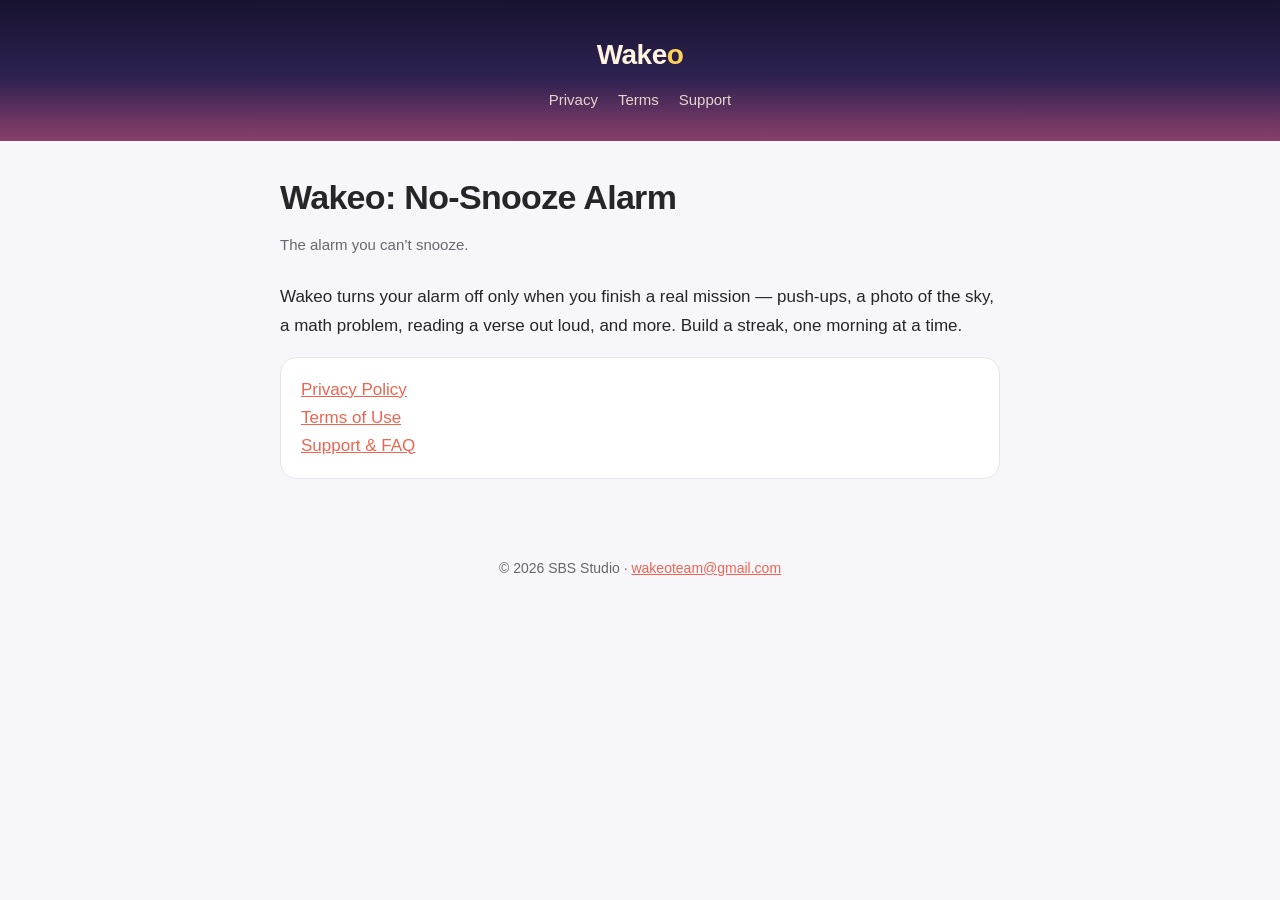
<file: index.html>
<!doctype html>
<html lang="en"><head><meta charset="utf-8"><meta name="viewport" content="width=device-width,initial-scale=1">
<title>Wakeo · Wakeo</title><link rel="stylesheet" href="style.css"></head>
<body><header><a class="brand" href="index.html">Wake<span>o</span></a>
<nav><a href="privacy.html">Privacy</a><a href="terms.html">Terms</a><a href="support.html">Support</a></nav></header>
<main>
<h1>Wakeo: No-Snooze Alarm</h1>
<p class="meta">The alarm you can&rsquo;t snooze.</p>
<p>Wakeo turns your alarm off only when you finish a real mission &mdash; push-ups, a photo of the sky, a math problem, reading a verse out loud, and more. Build a streak, one morning at a time.</p>
<div class="card"><a href="privacy.html">Privacy Policy</a><br><a href="terms.html">Terms of Use</a><br><a href="support.html">Support &amp; FAQ</a></div>
</main>
<footer>&copy; 2026 SBS Studio &middot; <a href="mailto:wakeoteam@gmail.com">wakeoteam@gmail.com</a></footer>
</body></html>
</file>
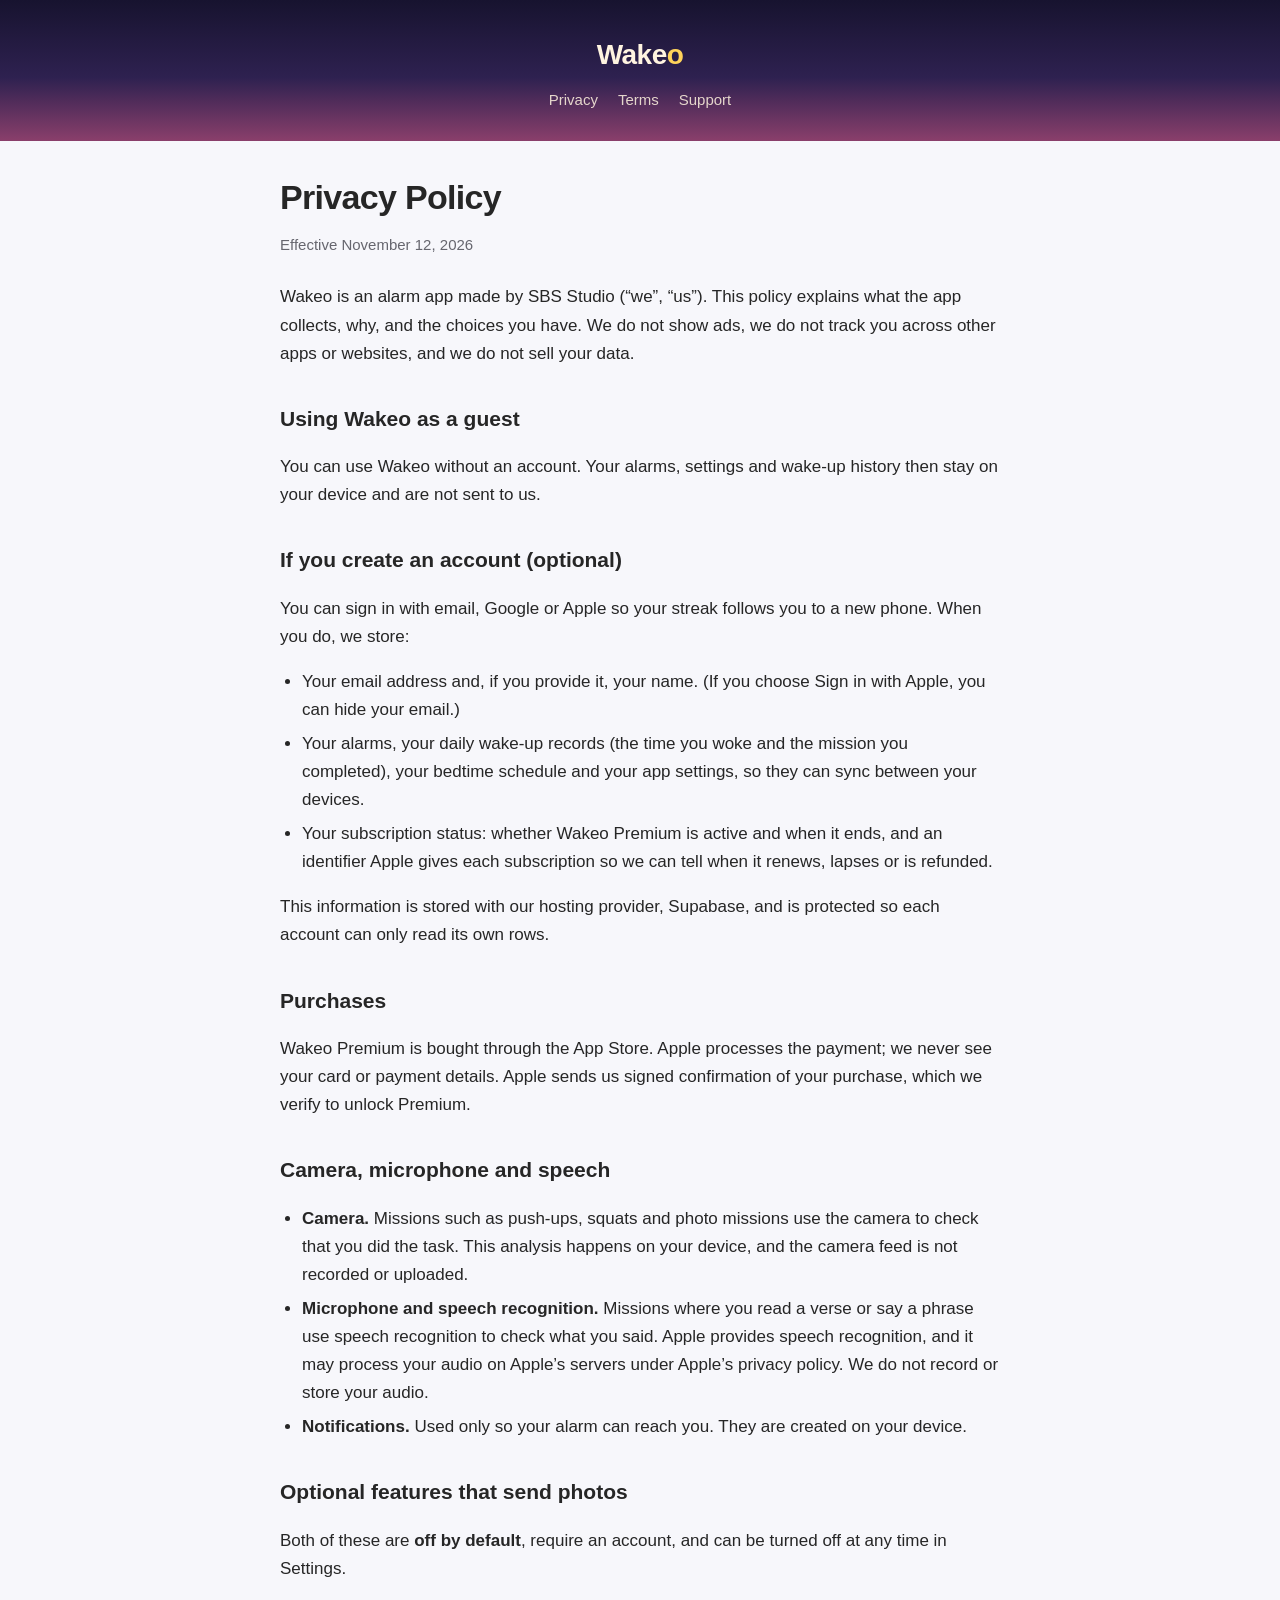
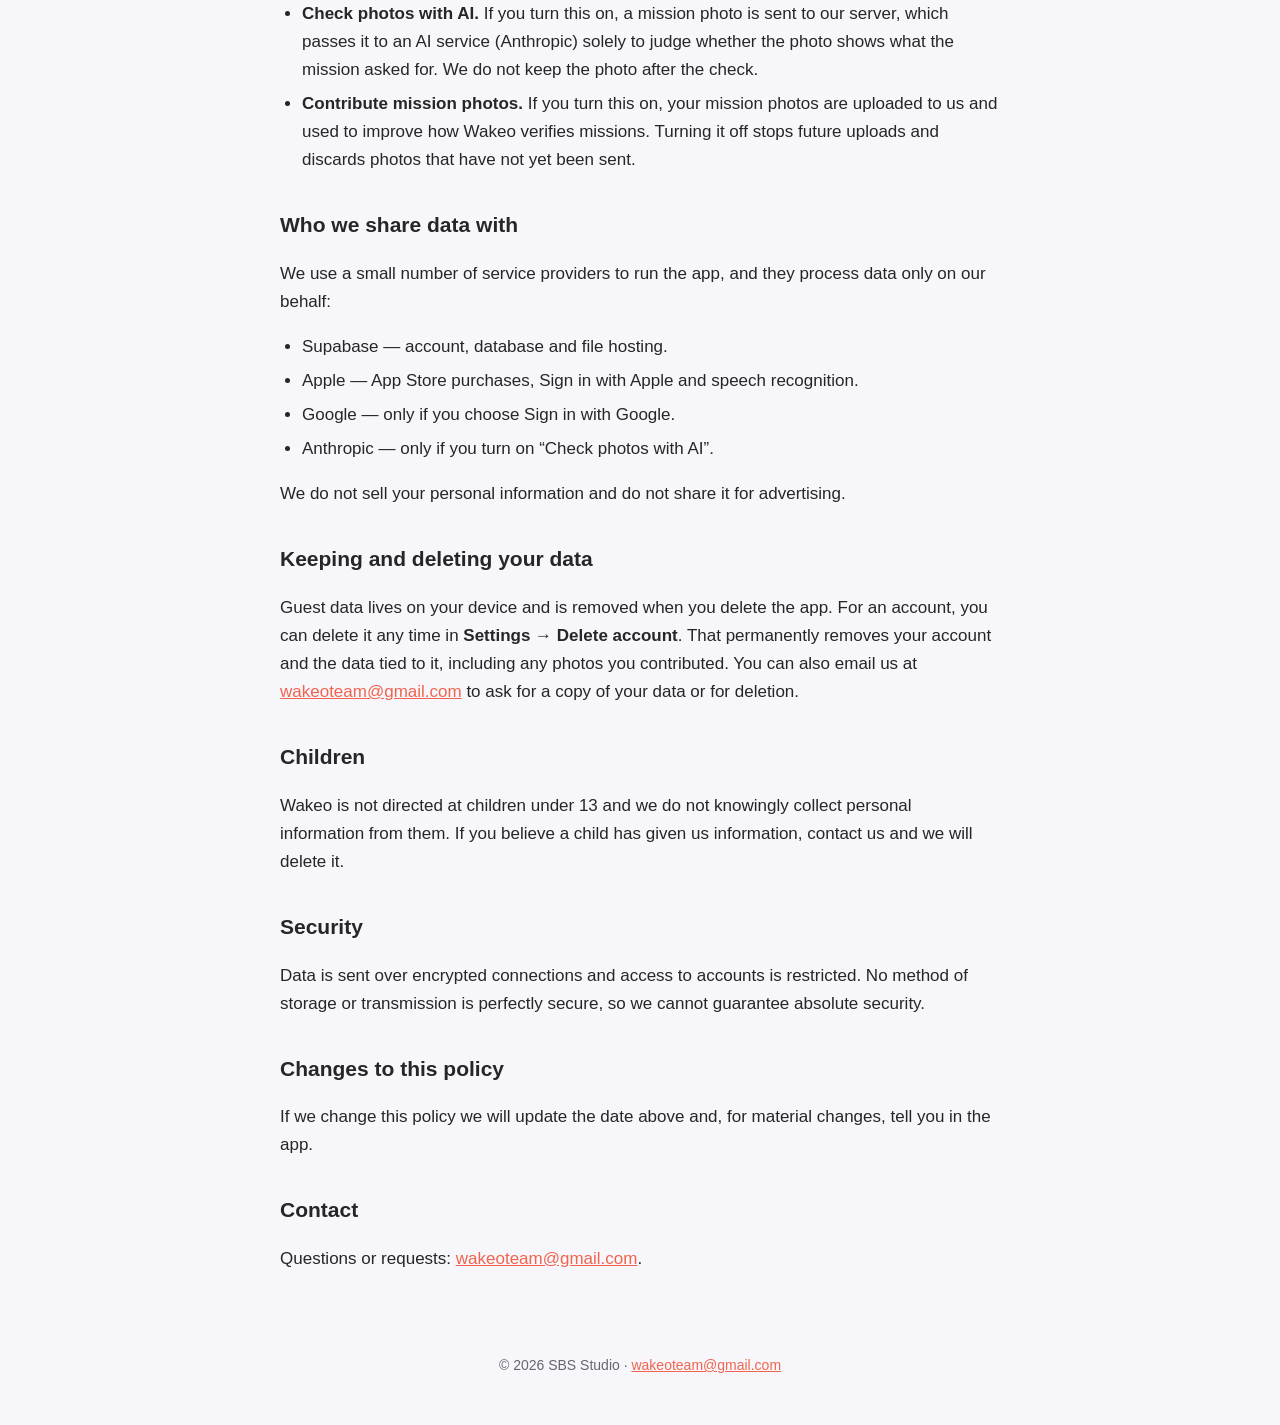
<file: privacy.html>
<!doctype html>
<html lang="en"><head><meta charset="utf-8"><meta name="viewport" content="width=device-width,initial-scale=1">
<title>Privacy Policy · Wakeo</title><link rel="stylesheet" href="style.css"></head>
<body><header><a class="brand" href="index.html">Wake<span>o</span></a>
<nav><a href="privacy.html">Privacy</a><a href="terms.html">Terms</a><a href="support.html">Support</a></nav></header>
<main>
<h1>Privacy Policy</h1>
<p class="meta">Effective November 12, 2026</p>
<p>Wakeo is an alarm app made by SBS Studio (&ldquo;we&rdquo;, &ldquo;us&rdquo;). This policy explains what the app collects, why, and the choices you have. We do not show ads, we do not track you across other apps or websites, and we do not sell your data.</p>

<h2>Using Wakeo as a guest</h2>
<p>You can use Wakeo without an account. Your alarms, settings and wake-up history then stay on your device and are not sent to us.</p>

<h2>If you create an account (optional)</h2>
<p>You can sign in with email, Google or Apple so your streak follows you to a new phone. When you do, we store:</p>
<ul>
<li>Your email address and, if you provide it, your name. (If you choose Sign in with Apple, you can hide your email.)</li>
<li>Your alarms, your daily wake-up records (the time you woke and the mission you completed), your bedtime schedule and your app settings, so they can sync between your devices.</li>
<li>Your subscription status: whether Wakeo Premium is active and when it ends, and an identifier Apple gives each subscription so we can tell when it renews, lapses or is refunded.</li>
</ul>
<p>This information is stored with our hosting provider, Supabase, and is protected so each account can only read its own rows.</p>

<h2>Purchases</h2>
<p>Wakeo Premium is bought through the App Store. Apple processes the payment; we never see your card or payment details. Apple sends us signed confirmation of your purchase, which we verify to unlock Premium.</p>

<h2>Camera, microphone and speech</h2>
<ul>
<li><strong>Camera.</strong> Missions such as push-ups, squats and photo missions use the camera to check that you did the task. This analysis happens on your device, and the camera feed is not recorded or uploaded.</li>
<li><strong>Microphone and speech recognition.</strong> Missions where you read a verse or say a phrase use speech recognition to check what you said. Apple provides speech recognition, and it may process your audio on Apple&rsquo;s servers under Apple&rsquo;s privacy policy. We do not record or store your audio.</li>
<li><strong>Notifications.</strong> Used only so your alarm can reach you. They are created on your device.</li>
</ul>

<h2>Optional features that send photos</h2>
<p>Both of these are <strong>off by default</strong>, require an account, and can be turned off at any time in Settings.</p>
<ul>
<li><strong>Check photos with AI.</strong> If you turn this on, a mission photo is sent to our server, which passes it to an AI service (Anthropic) solely to judge whether the photo shows what the mission asked for. We do not keep the photo after the check.</li>
<li><strong>Contribute mission photos.</strong> If you turn this on, your mission photos are uploaded to us and used to improve how Wakeo verifies missions. Turning it off stops future uploads and discards photos that have not yet been sent.</li>
</ul>

<h2>Who we share data with</h2>
<p>We use a small number of service providers to run the app, and they process data only on our behalf:</p>
<ul>
<li>Supabase &mdash; account, database and file hosting.</li>
<li>Apple &mdash; App Store purchases, Sign in with Apple and speech recognition.</li>
<li>Google &mdash; only if you choose Sign in with Google.</li>
<li>Anthropic &mdash; only if you turn on &ldquo;Check photos with AI&rdquo;.</li>
</ul>
<p>We do not sell your personal information and do not share it for advertising.</p>

<h2>Keeping and deleting your data</h2>
<p>Guest data lives on your device and is removed when you delete the app. For an account, you can delete it any time in <strong>Settings &rarr; Delete account</strong>. That permanently removes your account and the data tied to it, including any photos you contributed. You can also email us at <a href="mailto:wakeoteam@gmail.com">wakeoteam@gmail.com</a> to ask for a copy of your data or for deletion.</p>

<h2>Children</h2>
<p>Wakeo is not directed at children under 13 and we do not knowingly collect personal information from them. If you believe a child has given us information, contact us and we will delete it.</p>

<h2>Security</h2>
<p>Data is sent over encrypted connections and access to accounts is restricted. No method of storage or transmission is perfectly secure, so we cannot guarantee absolute security.</p>

<h2>Changes to this policy</h2>
<p>If we change this policy we will update the date above and, for material changes, tell you in the app.</p>

<h2>Contact</h2>
<p>Questions or requests: <a href="mailto:wakeoteam@gmail.com">wakeoteam@gmail.com</a>.</p>
</main>
<footer>&copy; 2026 SBS Studio &middot; <a href="mailto:wakeoteam@gmail.com">wakeoteam@gmail.com</a></footer>
</body></html>
</file>
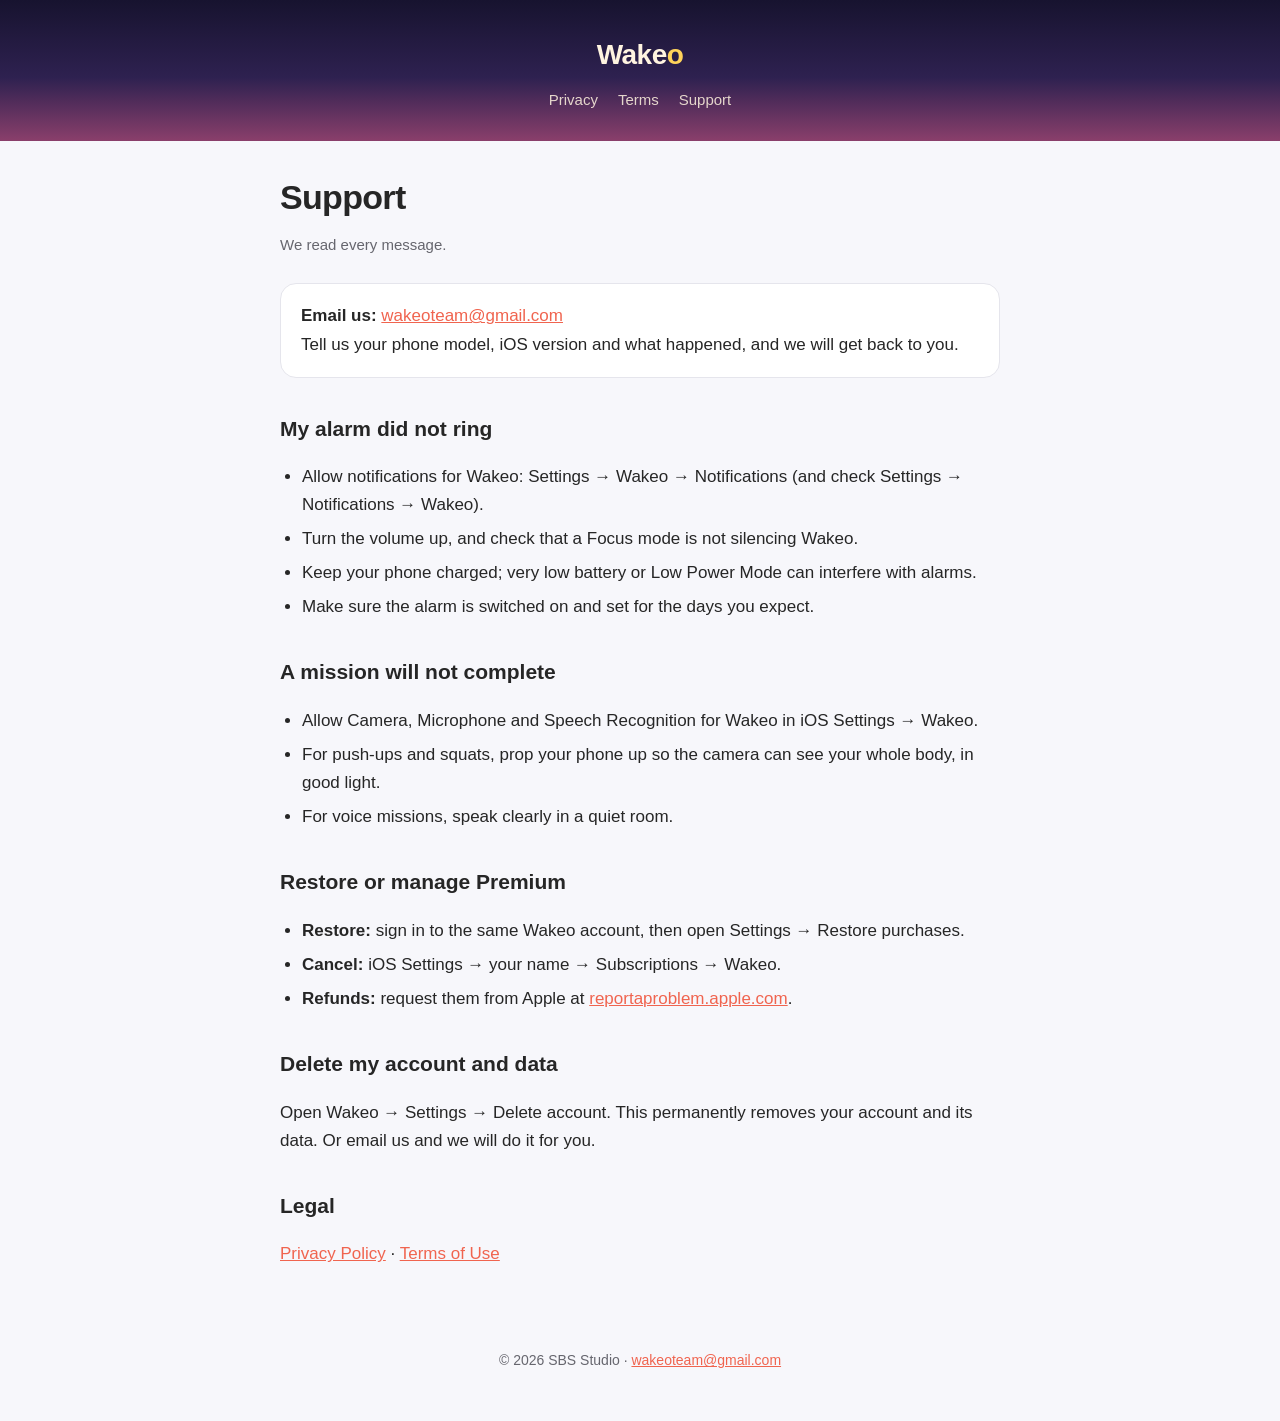
<file: support.html>
<!doctype html>
<html lang="en"><head><meta charset="utf-8"><meta name="viewport" content="width=device-width,initial-scale=1">
<title>Support · Wakeo</title><link rel="stylesheet" href="style.css"></head>
<body><header><a class="brand" href="index.html">Wake<span>o</span></a>
<nav><a href="privacy.html">Privacy</a><a href="terms.html">Terms</a><a href="support.html">Support</a></nav></header>
<main>
<h1>Support</h1>
<p class="meta">We read every message.</p>
<div class="card"><strong>Email us:</strong> <a href="mailto:wakeoteam@gmail.com">wakeoteam@gmail.com</a><br>Tell us your phone model, iOS version and what happened, and we will get back to you.</div>

<h2>My alarm did not ring</h2>
<ul>
<li>Allow notifications for Wakeo: Settings &rarr; Wakeo &rarr; Notifications (and check Settings &rarr; Notifications &rarr; Wakeo).</li>
<li>Turn the volume up, and check that a Focus mode is not silencing Wakeo.</li>
<li>Keep your phone charged; very low battery or Low Power Mode can interfere with alarms.</li>
<li>Make sure the alarm is switched on and set for the days you expect.</li>
</ul>

<h2>A mission will not complete</h2>
<ul>
<li>Allow Camera, Microphone and Speech Recognition for Wakeo in iOS Settings &rarr; Wakeo.</li>
<li>For push-ups and squats, prop your phone up so the camera can see your whole body, in good light.</li>
<li>For voice missions, speak clearly in a quiet room.</li>
</ul>

<h2>Restore or manage Premium</h2>
<ul>
<li><strong>Restore:</strong> sign in to the same Wakeo account, then open Settings &rarr; Restore purchases.</li>
<li><strong>Cancel:</strong> iOS Settings &rarr; your name &rarr; Subscriptions &rarr; Wakeo.</li>
<li><strong>Refunds:</strong> request them from Apple at <a href="https://reportaproblem.apple.com">reportaproblem.apple.com</a>.</li>
</ul>

<h2>Delete my account and data</h2>
<p>Open Wakeo &rarr; Settings &rarr; Delete account. This permanently removes your account and its data. Or email us and we will do it for you.</p>

<h2>Legal</h2>
<p><a href="privacy.html">Privacy Policy</a> &middot; <a href="terms.html">Terms of Use</a></p>
</main>
<footer>&copy; 2026 SBS Studio &middot; <a href="mailto:wakeoteam@gmail.com">wakeoteam@gmail.com</a></footer>
</body></html>
</file>
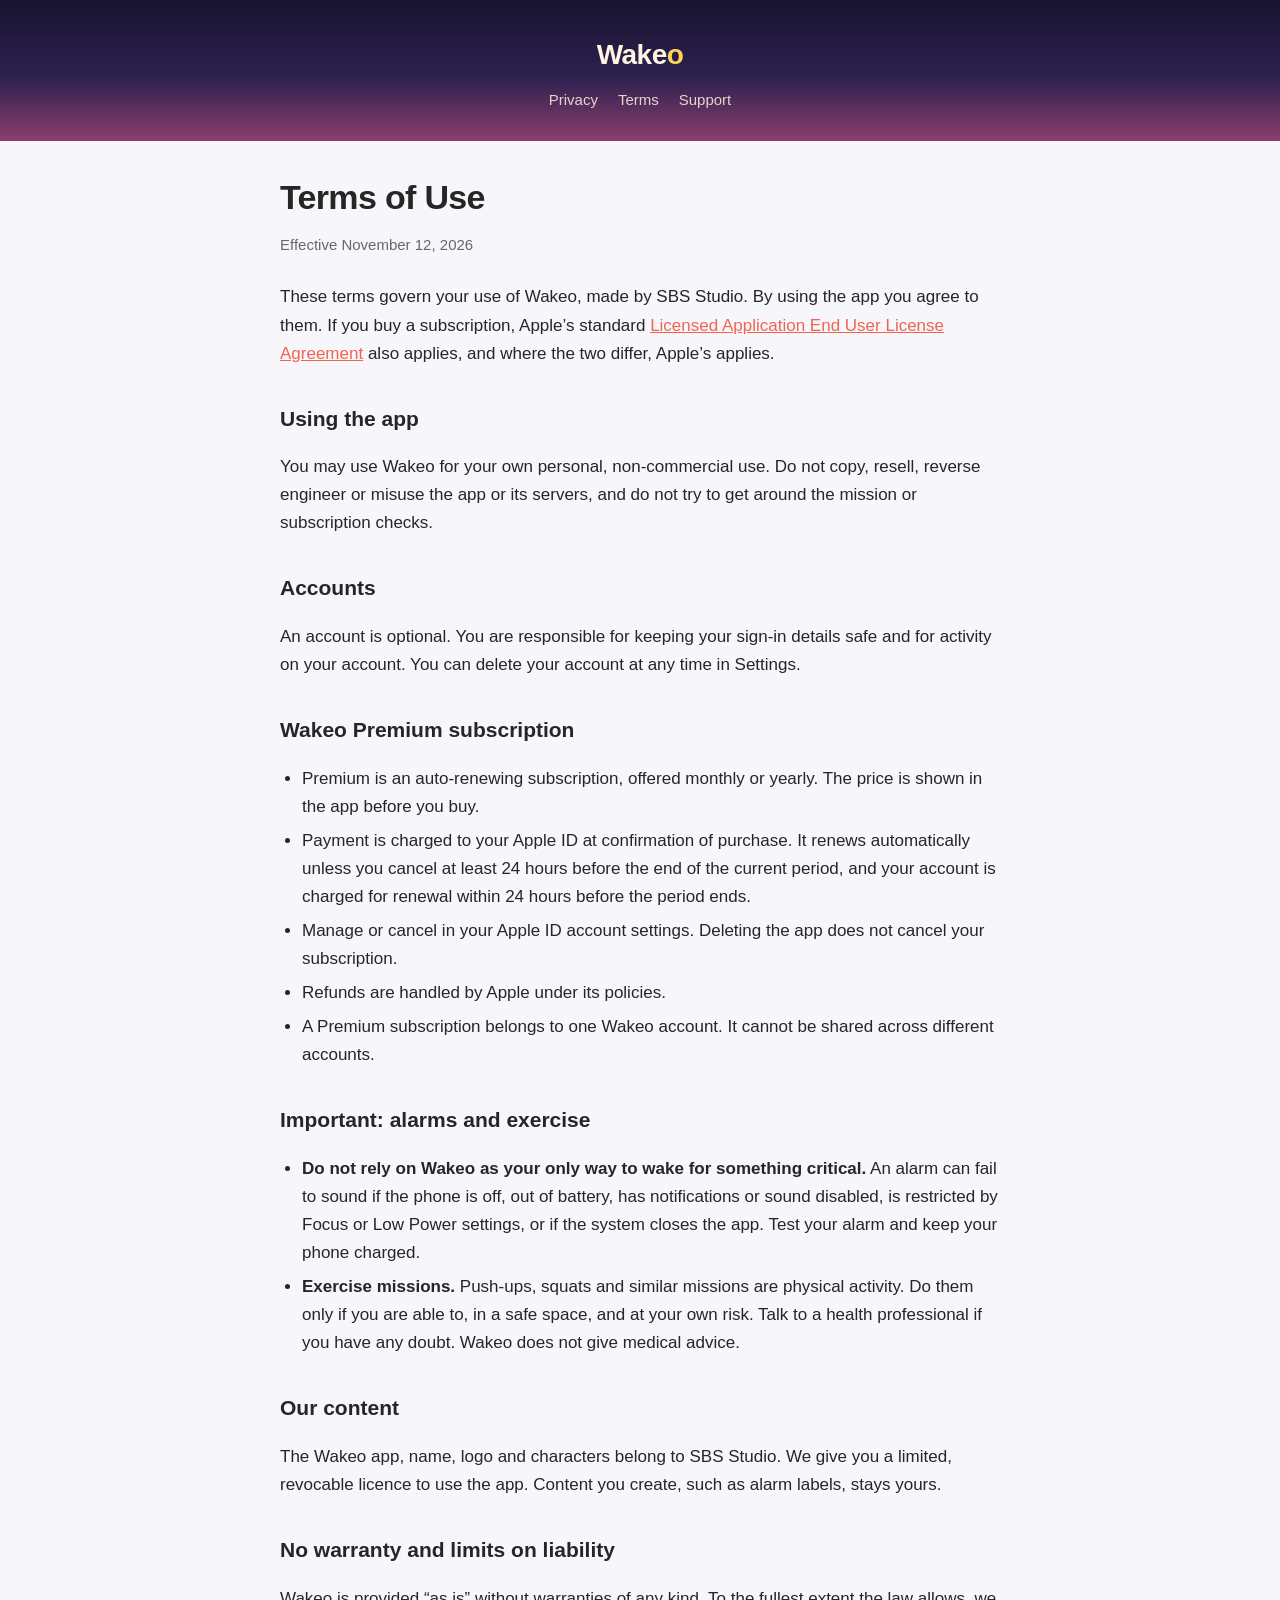
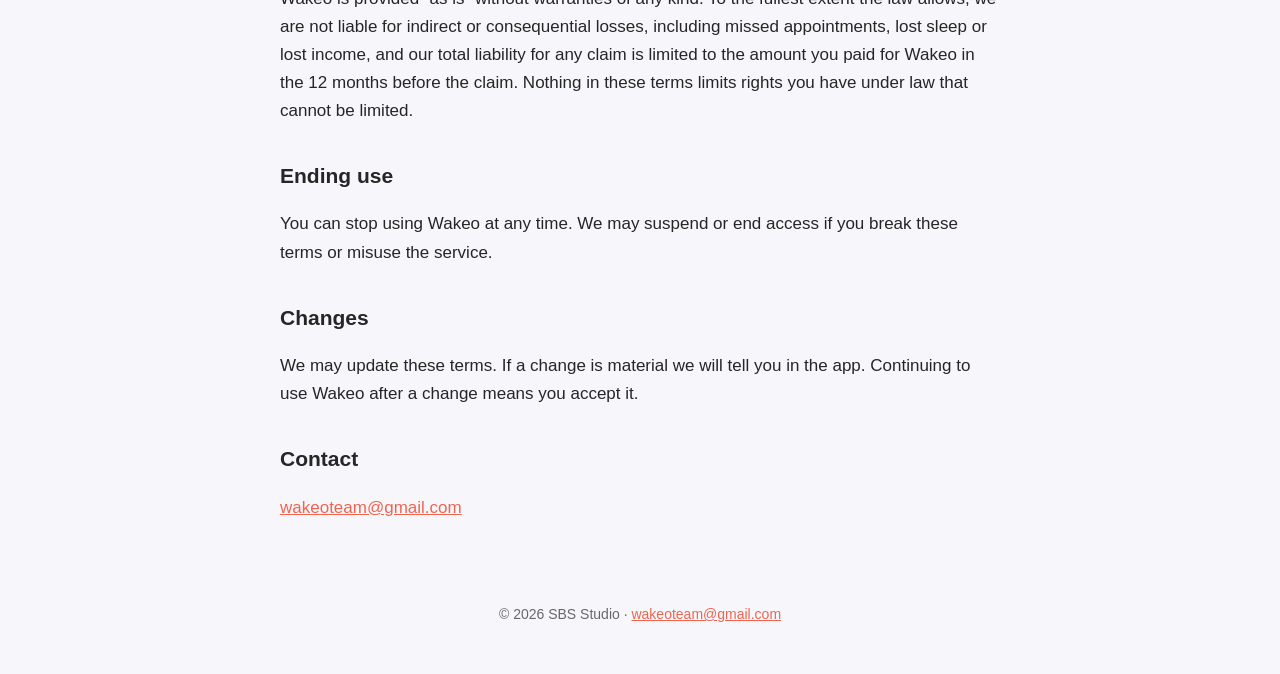
<file: terms.html>
<!doctype html>
<html lang="en"><head><meta charset="utf-8"><meta name="viewport" content="width=device-width,initial-scale=1">
<title>Terms of Use · Wakeo</title><link rel="stylesheet" href="style.css"></head>
<body><header><a class="brand" href="index.html">Wake<span>o</span></a>
<nav><a href="privacy.html">Privacy</a><a href="terms.html">Terms</a><a href="support.html">Support</a></nav></header>
<main>
<h1>Terms of Use</h1>
<p class="meta">Effective November 12, 2026</p>
<p>These terms govern your use of Wakeo, made by SBS Studio. By using the app you agree to them. If you buy a subscription, Apple&rsquo;s standard <a href="https://www.apple.com/legal/internet-services/itunes/dev/stdeula/">Licensed Application End User License Agreement</a> also applies, and where the two differ, Apple&rsquo;s applies.</p>

<h2>Using the app</h2>
<p>You may use Wakeo for your own personal, non-commercial use. Do not copy, resell, reverse engineer or misuse the app or its servers, and do not try to get around the mission or subscription checks.</p>

<h2>Accounts</h2>
<p>An account is optional. You are responsible for keeping your sign-in details safe and for activity on your account. You can delete your account at any time in Settings.</p>

<h2>Wakeo Premium subscription</h2>
<ul>
<li>Premium is an auto-renewing subscription, offered monthly or yearly. The price is shown in the app before you buy.</li>
<li>Payment is charged to your Apple ID at confirmation of purchase. It renews automatically unless you cancel at least 24 hours before the end of the current period, and your account is charged for renewal within 24 hours before the period ends.</li>
<li>Manage or cancel in your Apple ID account settings. Deleting the app does not cancel your subscription.</li>
<li>Refunds are handled by Apple under its policies.</li>
<li>A Premium subscription belongs to one Wakeo account. It cannot be shared across different accounts.</li>
</ul>

<h2>Important: alarms and exercise</h2>
<ul>
<li><strong>Do not rely on Wakeo as your only way to wake for something critical.</strong> An alarm can fail to sound if the phone is off, out of battery, has notifications or sound disabled, is restricted by Focus or Low Power settings, or if the system closes the app. Test your alarm and keep your phone charged.</li>
<li><strong>Exercise missions.</strong> Push-ups, squats and similar missions are physical activity. Do them only if you are able to, in a safe space, and at your own risk. Talk to a health professional if you have any doubt. Wakeo does not give medical advice.</li>
</ul>

<h2>Our content</h2>
<p>The Wakeo app, name, logo and characters belong to SBS Studio. We give you a limited, revocable licence to use the app. Content you create, such as alarm labels, stays yours.</p>

<h2>No warranty and limits on liability</h2>
<p>Wakeo is provided &ldquo;as is&rdquo; without warranties of any kind. To the fullest extent the law allows, we are not liable for indirect or consequential losses, including missed appointments, lost sleep or lost income, and our total liability for any claim is limited to the amount you paid for Wakeo in the 12 months before the claim. Nothing in these terms limits rights you have under law that cannot be limited.</p>

<h2>Ending use</h2>
<p>You can stop using Wakeo at any time. We may suspend or end access if you break these terms or misuse the service.</p>

<h2>Changes</h2>
<p>We may update these terms. If a change is material we will tell you in the app. Continuing to use Wakeo after a change means you accept it.</p>

<h2>Contact</h2>
<p><a href="mailto:wakeoteam@gmail.com">wakeoteam@gmail.com</a></p>
</main>
<footer>&copy; 2026 SBS Studio &middot; <a href="mailto:wakeoteam@gmail.com">wakeoteam@gmail.com</a></footer>
</body></html>
</file>
<file: style.css>
:root{--bg:#f7f7fb;--surface:#fff;--ink:#262626;--muted:#66666e;--line:#e5e5ec;--accent:#f0644f;--night:#17132f}
@media (prefers-color-scheme:dark){:root{--bg:#120e24;--surface:#1c1736;--ink:#f4efe6;--muted:#b7b1c9;--line:#2e2750;--accent:#ff8a6b}}
*{box-sizing:border-box}
body{margin:0;background:var(--bg);color:var(--ink);font:17px/1.65 -apple-system,BlinkMacSystemFont,"Segoe UI",Roboto,Helvetica,Arial,sans-serif}
header{background:linear-gradient(180deg,#17132f 0%,#2e2150 55%,#8a3f6b 100%);color:#fff4e0;padding:32px 20px 28px;text-align:center}
header a{color:inherit;text-decoration:none}
.brand{font-weight:800;font-size:28px;letter-spacing:-.02em}
.brand span{color:#ffd35a}
nav{margin-top:10px;font-size:15px}
nav a{margin:0 10px;opacity:.85}
nav a:hover{opacity:1;text-decoration:underline}
main{max-width:760px;margin:0 auto;padding:36px 20px 64px}
h1{font-size:34px;line-height:1.2;letter-spacing:-.02em;margin:0 0 6px}
h2{font-size:21px;margin:34px 0 8px}
p,li{color:var(--ink)}
.meta{color:var(--muted);font-size:15px;margin-bottom:26px}
ul{padding-left:22px}li{margin:6px 0}
a{color:var(--accent)}
.card{background:var(--surface);border:1px solid var(--line);border-radius:16px;padding:18px 20px;margin:14px 0}
footer{max-width:760px;margin:0 auto;padding:0 20px 48px;color:var(--muted);font-size:14px;text-align:center}
</file>
